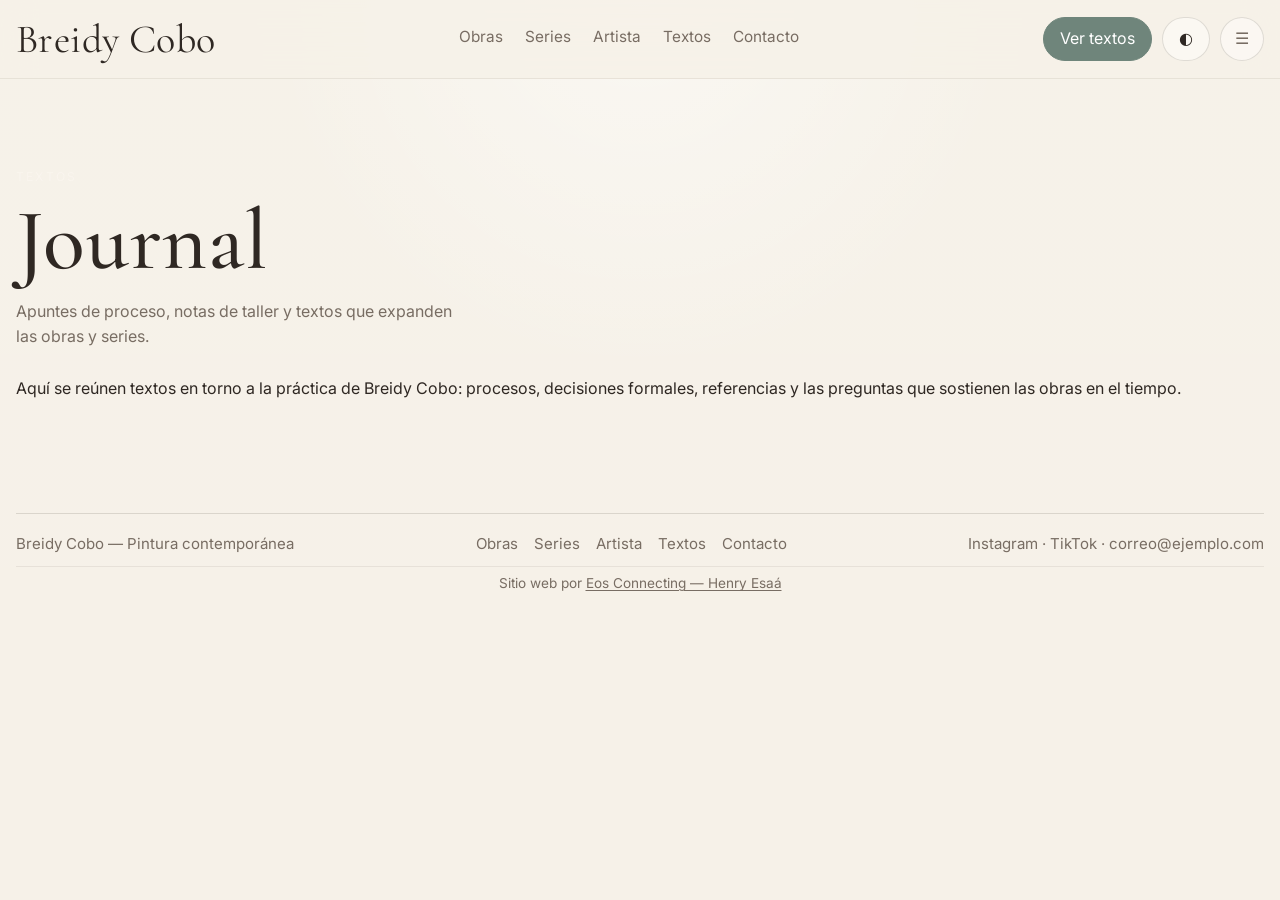
<file: journal/index.html>
<!DOCTYPE html>
<html lang="es" data-theme="light">
<head>
  <meta charset="UTF-8" />
  <meta name="viewport" content="width=device-width, initial-scale=1.0" />
  <title data-i18n="journal.page_title">Journal — Breidy Cobo</title>

  <!-- Fuentes -->
  <link rel="preconnect" href="https://fonts.googleapis.com">
  <link rel="preconnect" href="https://fonts.gstatic.com" crossorigin>
  <link href="https://fonts.googleapis.com/css2?family=Cormorant+Garamond:wght@400;500;600&family=Inter:wght@400;500;600&display=swap" rel="stylesheet">

  <!-- CSS compartido -->
  <link rel="stylesheet" href="../assets/css/styles.css" />
</head>
<body>
  <header class="site-header">
    <a class="skip-link" href="#main-content" data-i18n="skip_link">Saltar al contenido</a>

    <div class="container header-inner">
      <a href="../index.html" class="brand" aria-label="Inicio Breidy Cobo" data-i18n="brand">
        Breidy Cobo
      </a>

      <nav class="nav" aria-label="Navegación principal">
        <a href="../obras/index.html" data-i18n="nav.works">Obras</a>
        <a href="../series/index.html" data-i18n="nav.series">Series</a>
        <a href="../index.html#artist" data-i18n="nav.artist">Artista</a>
        <a href="./index.html" aria-current="page" data-i18n="nav.journal">Textos</a>
        <a href="../index.html#contact" data-i18n="nav.contact">Contacto</a>
      </nav>

      <div class="header-actions">
        <a href="#journal-list" class="btn btn-primary btn-collection" data-i18n="buttons.view_texts">Ver textos</a>

        <button class="theme-toggle" type="button" aria-label="Cambiar tema" data-theme-toggle>
          ◐
        </button>

        <button class="menu-toggle" type="button" aria-label="Abrir menú" data-menu-toggle>
          ☰
        </button>
      </div>
    </div>

    <!-- Panel móvil -->
    <div class="mobile-panel" data-mobile-panel>
      <div class="container">
        <div class="mobile-top">
          <div class="mobile-lang" aria-label="Cambiar idioma">
            <button class="lang-btn" type="button" data-lang="es">ES</button>
            <button class="lang-btn" type="button" data-lang="en">EN</button>
            <button class="lang-btn" type="button" data-lang="de">DE</button>
          </div>

          <div class="mobile-social" aria-label="Redes y contacto">
            <span data-i18n="social.connect">Conectar</span>
            <a href="https://www.instagram.com/breidy_cobo/" target="_blank" rel="noopener noreferrer" data-i18n="social.instagram">Instagram</a>
            <span>/</span>
            <a href="https://www.tiktok.com/@breidycobo" target="_blank" rel="noopener noreferrer" data-i18n="social.tiktok">TikTok</a>
            <span>/</span>
            <a href="mailto:correo@ejemplo.com" data-i18n="social.email">Email</a>
          </div>
        </div>

        <nav class="mobile-nav" aria-label="Navegación móvil">
          <a href="../obras/index.html" data-i18n="nav.works">Obras</a>
          <a href="../series/index.html" data-i18n="nav.series">Series</a>
          <a href="../index.html#artist" data-i18n="nav.artist">Artista</a>
          <a href="./index.html" data-i18n="nav.journal">Textos</a>
          <a href="../index.html#contact" data-i18n="nav.contact">Contacto</a>
        </nav>
      </div>
    </div>
  </header>

  <main id="main-content">
    <section class="section">
      <div class="container">
        <div class="section-head">
          <div class="eyebrow" data-i18n="journal.eyebrow">Textos</div>
          <h1 data-i18n="journal.title">Journal</h1>
          <p data-i18n="journal.description">
            Apuntes de proceso, notas de taller y textos que expanden las obras y series.
          </p>
        </div>

        <div class="journal-intro">
          <p data-i18n="journal.intro">
            Aquí se reúnen textos en torno a la práctica de Breidy Cobo: procesos, decisiones
            formales, referencias y las preguntas que sostienen las obras en el tiempo.
          </p>
        </div>

        <!-- Lista de textos: se llena desde main.js -->
        <div class="journal-grid" id="journal-list" aria-label="Entradas del journal"></div>
      </div>
    </section>
  </main>

  <footer class="site-footer">
    <div class="container footer-inner">
      <p data-footer-text>Breidy Cobo — Pintura contemporánea</p>
      <div class="footer-links">
        <a href="../obras/index.html" data-i18n="nav.works">Obras</a>
        <a href="../series/index.html" data-i18n="nav.series">Series</a>
        <a href="../index.html#artist" data-i18n="nav.artist">Artista</a>
        <a href="./index.html" data-i18n="nav.journal">Textos</a>
        <a href="../index.html#contact" data-i18n="nav.contact">Contacto</a>
      </div>
      <p class="footer-social">
        <a href="https://www.instagram.com/breidy_cobo/" target="_blank" rel="noopener noreferrer" data-i18n="social.instagram">Instagram</a>
        <span>·</span>
        <a href="https://www.tiktok.com/@breidycobo" target="_blank" rel="noopener noreferrer" data-i18n="social.tiktok">TikTok</a>
        <span>·</span>
        <a href="mailto:correo@ejemplo.com" data-contact-email>correo@ejemplo.com</a>
      </p>
    </div>

    <div class="container">
      <p class="site-credit">
        Sitio web por
        <a href="https://eosconnecting.com" target="_blank" rel="noopener noreferrer">
          Eos Connecting — Henry Esaá
        </a>
      </p>
    </div>
  </footer>

  <script src="../assets/js/main.js"></script>
</body>
</html>
</file>
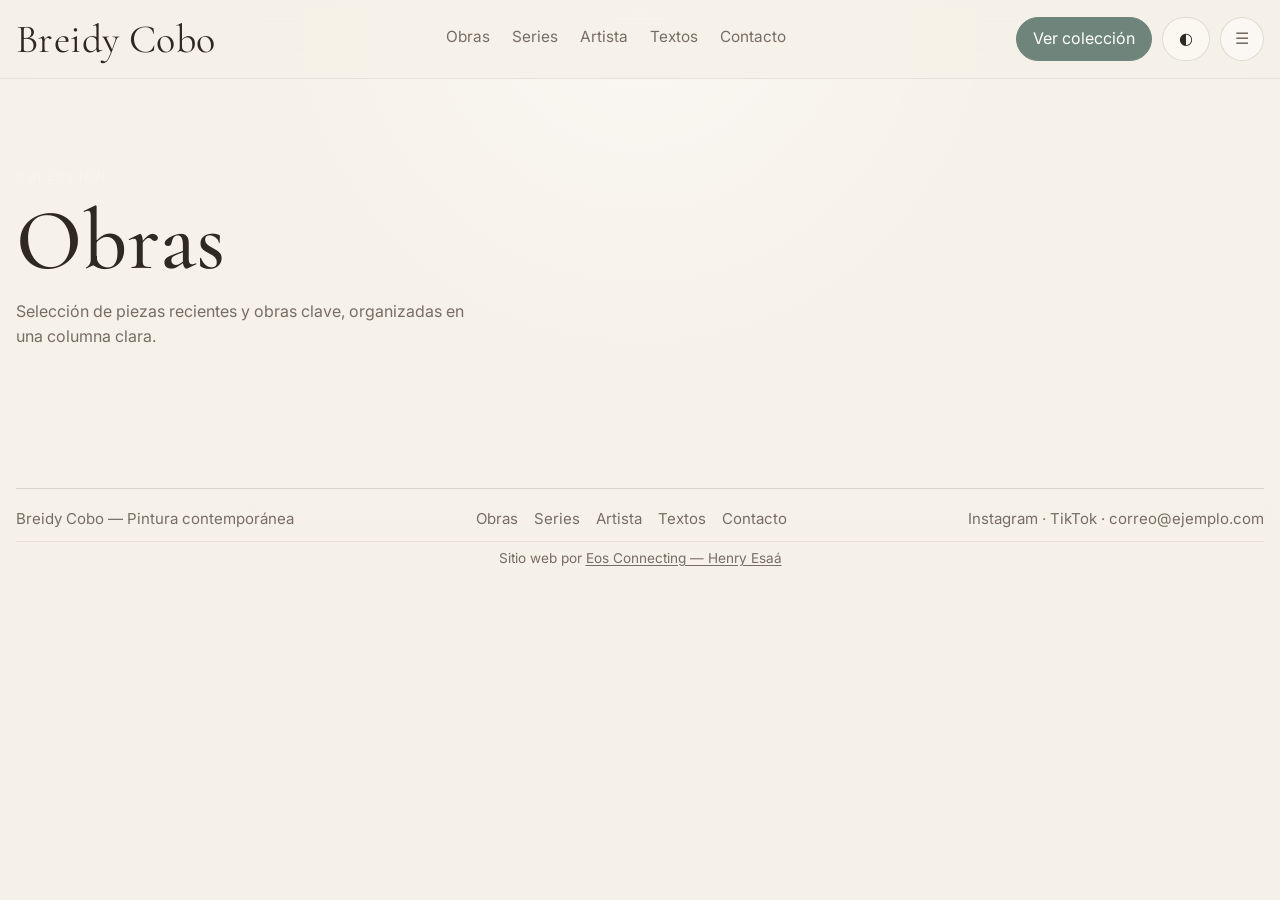
<file: obras/index.html>
<!DOCTYPE html>
<html lang="es" data-theme="light">
<head>
  <meta charset="UTF-8" />
  <meta name="viewport" content="width=device-width, initial-scale=1.0" />
  <title data-i18n="works.page_title">Obras — Breidy Cobo</title>

  <!-- Fuentes -->
  <link rel="preconnect" href="https://fonts.googleapis.com">
  <link rel="preconnect" href="https://fonts.gstatic.com" crossorigin>
  <link href="https://fonts.googleapis.com/css2?family=Cormorant+Garamond:wght@400;500;600&family=Inter:wght@400;500;600&display=swap" rel="stylesheet">

  <!-- CSS compartido -->
  <link rel="stylesheet" href="../assets/css/styles.css" />
</head>
<body>
  <header class="site-header">
    <a class="skip-link" href="#main-content" data-i18n="skip_link">Saltar al contenido</a>

    <div class="container header-inner">
      <a href="../index.html" class="brand" aria-label="Inicio Breidy Cobo" data-i18n="brand">
        Breidy Cobo
      </a>

      <nav class="nav" aria-label="Navegación principal">
        <a href="../obras/index.html" data-i18n="nav.works">Obras</a>
        <a href="../series/index.html" data-i18n="nav.series">Series</a>
        <a href="../index.html#artist" data-i18n="nav.artist">Artista</a>
        <a href="../journal/index.html" data-i18n="nav.journal">Textos</a>
        <a href="../index.html#contact" data-i18n="nav.contact">Contacto</a>
      </nav>

      <div class="header-actions">
        <a href="#works" class="btn btn-primary btn-collection" data-i18n="buttons.see_collection">Ver colección</a>

        <button class="theme-toggle" type="button" aria-label="Cambiar tema" data-theme-toggle>
          ◐
        </button>

        <button class="menu-toggle" type="button" aria-label="Abrir menú" data-menu-toggle>
          ☰
        </button>
      </div>
    </div>

    <!-- Panel móvil -->
    <div class="mobile-panel" data-mobile-panel>
      <div class="container">
        <div class="mobile-top">
          <div class="mobile-lang" aria-label="Cambiar idioma">
            <button class="lang-btn" type="button" data-lang="es">ES</button>
            <button class="lang-btn" type="button" data-lang="en">EN</button>
            <button class="lang-btn" type="button" data-lang="de">DE</button>
          </div>

          <div class="mobile-social" aria-label="Redes y contacto">
            <span data-i18n="social.connect">Conectar</span>
            <a href="https://www.instagram.com/breidy_cobo/" target="_blank" rel="noopener noreferrer" data-i18n="social.instagram">Instagram</a>
            <span>/</span>
            <a href="https://www.tiktok.com/@breidycobo" target="_blank" rel="noopener noreferrer" data-i18n="social.tiktok">TikTok</a>
            <span>/</span>
            <a href="mailto:correo@ejemplo.com" data-i18n="social.email">Email</a>
          </div>
        </div>

        <nav class="mobile-nav" aria-label="Navegación móvil">
          <a href="../obras/index.html" data-i18n="nav.works">Obras</a>
          <a href="../series/index.html" data-i18n="nav.series">Series</a>
          <a href="../index.html#artist" data-i18n="nav.artist">Artista</a>
          <a href="../journal/index.html" data-i18n="nav.journal">Textos</a>
          <a href="../index.html#contact" data-i18n="nav.contact">Contacto</a>
        </nav>
      </div>
    </div>
  </header>

  <main id="main-content">
    <section class="section" id="works">
      <div class="container">
        <div class="section-head">
          <div class="eyebrow" data-i18n="works.eyebrow">Colección</div>
          <h1 data-i18n="works.title">Obras</h1>
          <p data-i18n="works.description">
            Selección de piezas recientes y obras clave, organizadas en una columna clara.
          </p>
        </div>

        <!-- Aquí ya NO hay artículos hardcodeados: lo llena main.js -->
        <div class="works-grid" id="works-list"></div>
      </div>
    </section>
  </main>

  <footer class="site-footer">
    <div class="container footer-inner">
      <p data-footer-text>Breidy Cobo — Pintura contemporánea</p>
      <div class="footer-links">
        <a href="../obras/index.html" data-i18n="nav.works">Obras</a>
        <a href="../series/index.html" data-i18n="nav.series">Series</a>
        <a href="../index.html#artist" data-i18n="nav.artist">Artista</a>
        <a href="../journal/index.html" data-i18n="nav.journal">Textos</a>
        <a href="../index.html#contact" data-i18n="nav.contact">Contacto</a>
      </div>
      <p class="footer-social">
        <a href="https://www.instagram.com/breidy_cobo/" target="_blank" rel="noopener noreferrer" data-i18n="social.instagram">Instagram</a>
        <span>·</span>
        <a href="https://www.tiktok.com/@breidycobo" target="_blank" rel="noopener noreferrer" data-i18n="social.tiktok">TikTok</a>
        <span>·</span>
        <a href="mailto:correo@ejemplo.com" data-contact-email>correo@ejemplo.com</a>
      </p>
    </div>

    <div class="container">
      <p class="site-credit">
        Sitio web por
        <a href="https://eosconnecting.com" target="_blank" rel="noopener noreferrer">
          Eos Connecting — Henry Esaá
        </a>
      </p>
    </div>
  </footer>

  <script src="../assets/js/main.js"></script>
</body>
</html>
</file>
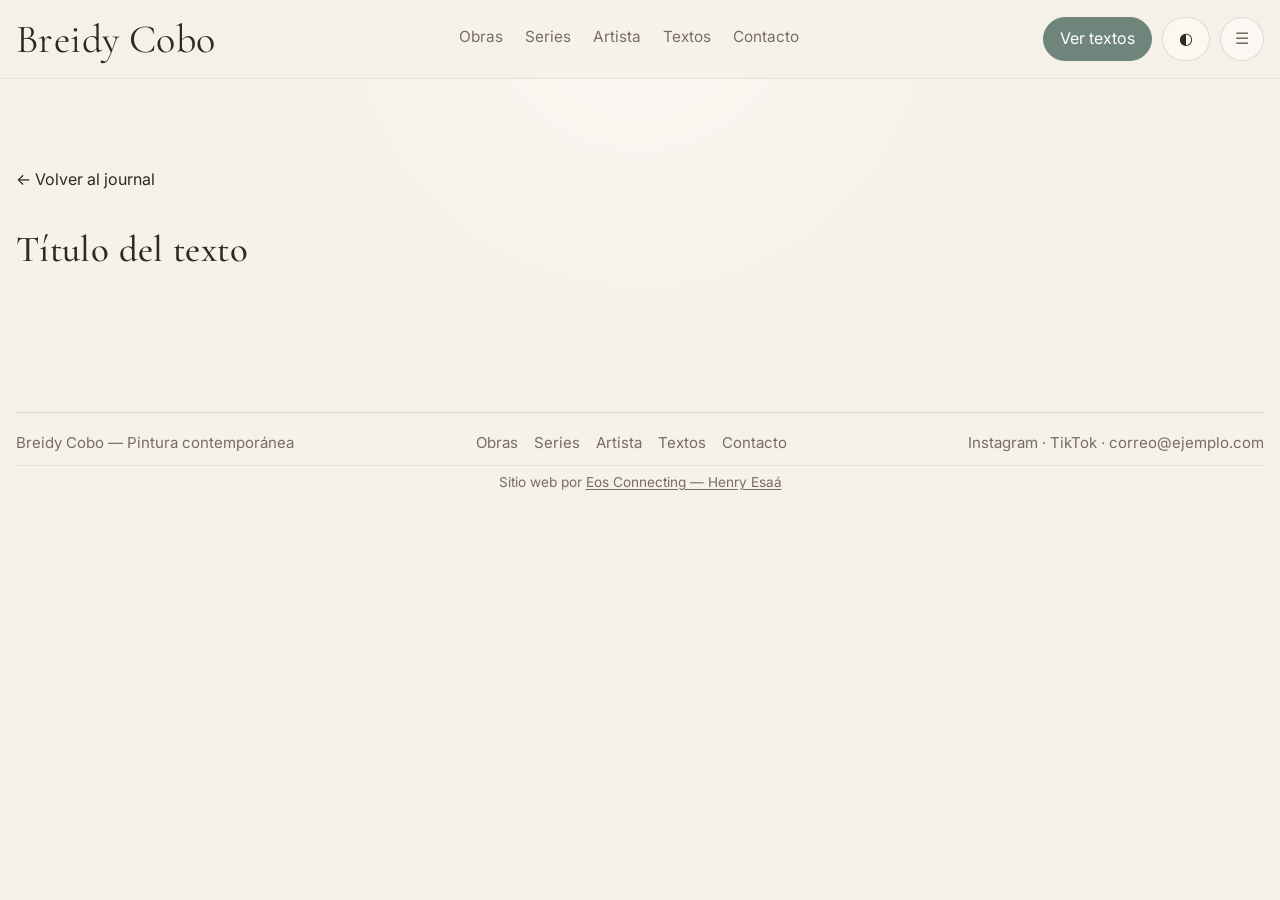
<file: journal/texto.html>
<!DOCTYPE html>
<html lang="es" data-theme="light">
<head>
  <meta charset="UTF-8" />
  <meta name="viewport" content="width=device-width, initial-scale=1.0" />
  <title data-i18n="text.page_title">Texto — Breidy Cobo</title>

  <!-- Fuentes -->
  <link rel="preconnect" href="https://fonts.googleapis.com">
  <link rel="preconnect" href="https://fonts.gstatic.com" crossorigin>
  <link href="https://fonts.googleapis.com/css2?family=Cormorant+Garamond:wght@400;500;600&family=Inter:wght@400;500;600&display=swap" rel="stylesheet">

  <!-- CSS compartido -->
  <link rel="stylesheet" href="../assets/css/styles.css" />
</head>
<body>
  <header class="site-header">
    <a class="skip-link" href="#main-content" data-i18n="skip_link">Saltar al contenido</a>

    <div class="container header-inner">
      <a href="../index.html" class="brand" aria-label="Inicio Breidy Cobo" data-i18n="brand">
        Breidy Cobo
      </a>

      <nav class="nav" aria-label="Navegación principal">
        <a href="../obras/index.html" data-i18n="nav.works">Obras</a>
        <a href="../series/index.html" data-i18n="nav.series">Series</a>
        <a href="../index.html#artist" data-i18n="nav.artist">Artista</a>
        <a href="./index.html" aria-current="page" data-i18n="nav.journal">Textos</a>
        <a href="../index.html#contact" data-i18n="nav.contact">Contacto</a>
      </nav>

      <div class="header-actions">
        <a href="./index.html" class="btn btn-primary btn-collection" data-i18n="buttons.view_texts">Ver textos</a>

        <button class="theme-toggle" type="button" aria-label="Cambiar tema" data-theme-toggle>
          ◐
        </button>

        <button class="menu-toggle" type="button" aria-label="Abrir menú" data-menu-toggle>
          ☰
        </button>
      </div>
    </div>

    <!-- Panel móvil -->
    <div class="mobile-panel" data-mobile-panel>
      <div class="container">
        <div class="mobile-top">
          <div class="mobile-lang" aria-label="Cambiar idioma">
            <button class="lang-btn" type="button" data-lang="es">ES</button>
            <button class="lang-btn" type="button" data-lang="en">EN</button>
            <button class="lang-btn" type="button" data-lang="de">DE</button>
          </div>

          <div class="mobile-social" aria-label="Redes y contacto">
            <span data-i18n="social.connect">Conectar</span>
            <a href="https://www.instagram.com/breidy_cobo/" target="_blank" rel="noopener noreferrer" data-i18n="social.instagram">Instagram</a>
            <span>/</span>
            <a href="https://www.tiktok.com/@breidycobo" target="_blank" rel="noopener noreferrer" data-i18n="social.tiktok">TikTok</a>
            <span>/</span>
            <a href="mailto:correo@ejemplo.com" data-i18n="social.email">Email</a>
          </div>
        </div>

        <nav class="mobile-nav" aria-label="Navegación móvil">
          <a href="../obras/index.html" data-i18n="nav.works">Obras</a>
          <a href="../series/index.html" data-i18n="nav.series">Series</a>
          <a href="../index.html#artist" data-i18n="nav.artist">Artista</a>
          <a href="./index.html" data-i18n="nav.journal">Textos</a>
          <a href="../index.html#contact" data-i18n="nav.contact">Contacto</a>
        </nav>
      </div>
    </div>
  </header>

  <main id="main-content">
    <section class="section">
      <div class="container">
        <a href="./index.html" class="back-link" data-i18n="text.back_to_journal">← Volver al journal</a>

        <header class="section-head">
          <div class="eyebrow">
            <span id="journal-date"></span>
            <span>·</span>
            <span id="journal-category"></span>
          </div>
          <h1 id="journal-title">Título del texto</h1>
        </header>

        <article class="journal-body" id="journal-content">
          <!-- Contenido del texto desde main.js -->
        </article>
      </div>
    </section>
  </main>

  <footer class="site-footer">
    <div class="container footer-inner">
      <p data-footer-text>Breidy Cobo — Pintura contemporánea</p>
      <div class="footer-links">
        <a href="../obras/index.html" data-i18n="nav.works">Obras</a>
        <a href="../series/index.html" data-i18n="nav.series">Series</a>
        <a href="../index.html#artist" data-i18n="nav.artist">Artista</a>
        <a href="./index.html" data-i18n="nav.journal">Textos</a>
        <a href="../index.html#contact" data-i18n="nav.contact">Contacto</a>
      </div>
      <p class="footer-social">
        <a href="https://www.instagram.com/breidy_cobo/" target="_blank" rel="noopener noreferrer" data-i18n="social.instagram">Instagram</a>
        <span>·</span>
        <a href="https://www.tiktok.com/@breidycobo" target="_blank" rel="noopener noreferrer" data-i18n="social.tiktok">TikTok</a>
        <span>·</span>
        <a href="mailto:correo@ejemplo.com" data-contact-email>correo@ejemplo.com</a>
      </p>
    </div>

    <div class="container">
      <p class="site-credit">
        Sitio web por
        <a href="https://eosconnecting.com" target="_blank" rel="noopener noreferrer">
          Eos Connecting — Henry Esaá
        </a>
      </p>
    </div>
  </footer>

  <script src="../assets/js/main.js"></script>
</body>
</html>
</file>
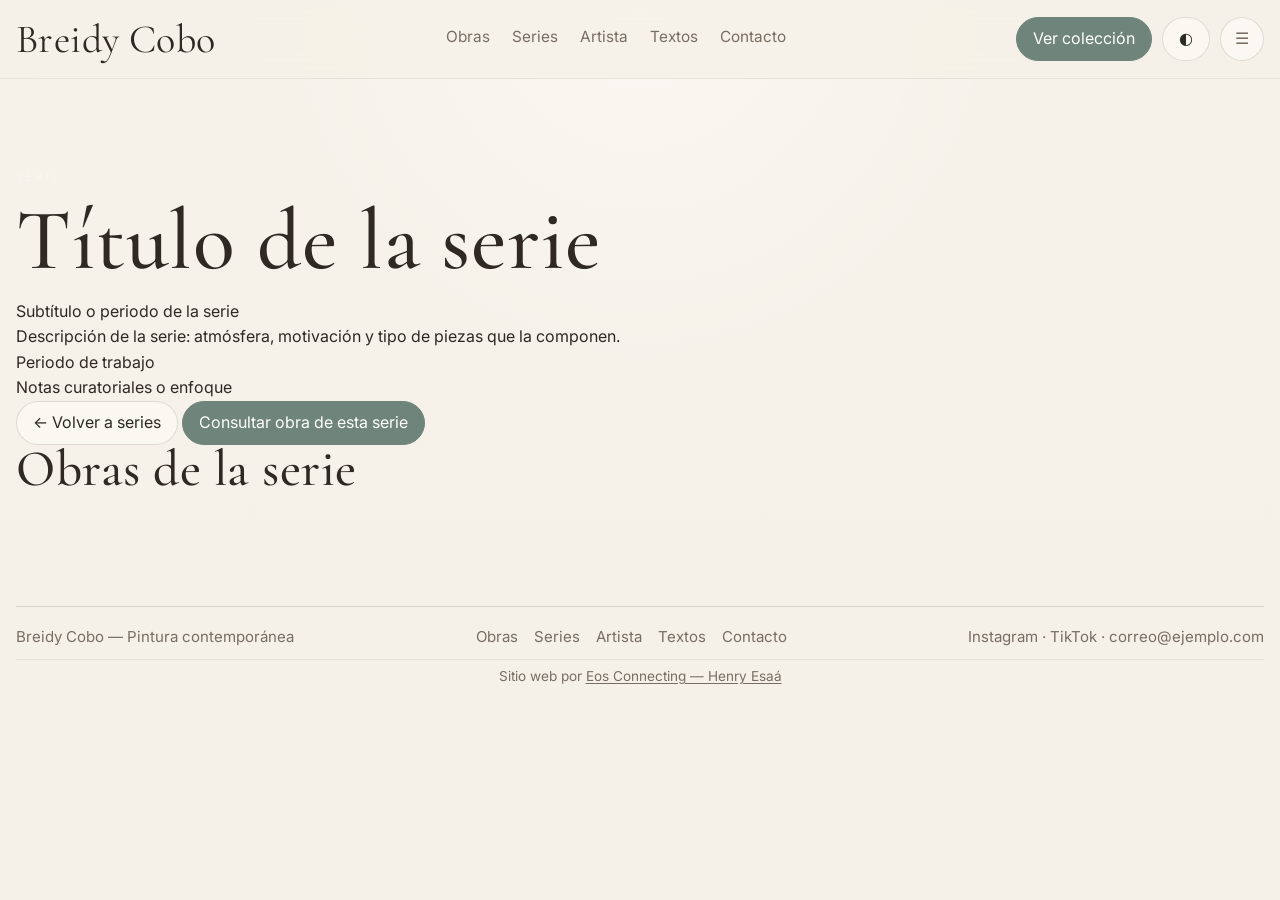
<file: series/serie.html>
<!DOCTYPE html>
<html lang="es" data-theme="light">
<head>
  <meta charset="UTF-8" />
  <meta name="viewport" content="width=device-width, initial-scale=1.0" />
  <title data-i18n="serie.page_title">Serie — Breidy Cobo</title>

  <!-- Fuentes -->
  <link rel="preconnect" href="https://fonts.googleapis.com">
  <link rel="preconnect" href="https://fonts.gstatic.com" crossorigin>
  <link href="https://fonts.googleapis.com/css2?family=Cormorant+Garamond:wght@400;500;600&family=Inter:wght@400;500;600&display=swap" rel="stylesheet">

  <!-- CSS compartido -->
  <link rel="stylesheet" href="../assets/css/styles.css" />
</head>
<body>
  <header class="site-header">
    <a class="skip-link" href="#main-content" data-i18n="skip_link">Saltar al contenido</a>

    <div class="container header-inner">
      <a href="../index.html" class="brand" aria-label="Inicio Breidy Cobo" data-i18n="brand">
        Breidy Cobo
      </a>

      <nav class="nav" aria-label="Navegación principal">
        <a href="../obras/index.html" data-i18n="nav.works">Obras</a>
        <a href="../series/index.html" data-i18n="nav.series">Series</a>
        <a href="../index.html#artist" data-i18n="nav.artist">Artista</a>
        <a href="../journal/index.html" data-i18n="nav.journal">Textos</a>
        <a href="../index.html#contact" data-i18n="nav.contact">Contacto</a>
      </nav>

      <div class="header-actions">
        <a href="../obras/index.html" class="btn btn-primary btn-collection" data-i18n="buttons.see_collection">Ver colección</a>

        <button class="theme-toggle" type="button" aria-label="Cambiar tema" data-theme-toggle>
          ◐
        </button>

        <button class="menu-toggle" type="button" aria-label="Abrir menú" data-menu-toggle>
          ☰
        </button>
      </div>
    </div>

    <!-- Panel móvil -->
    <div class="mobile-panel" data-mobile-panel>
      <div class="container">
        <div class="mobile-top">
          <div class="mobile-lang" aria-label="Cambiar idioma">
            <button class="lang-btn" type="button" data-lang="es">ES</button>
            <button class="lang-btn" type="button" data-lang="en">EN</button>
            <button class="lang-btn" type="button" data-lang="de">DE</button>
          </div>

          <div class="mobile-social" aria-label="Redes y contacto">
            <span data-i18n="social.connect">Conectar</span>
            <a href="https://www.instagram.com/breidy_cobo/" target="_blank" rel="noopener noreferrer" data-i18n="social.instagram">Instagram</a>
            <span>/</span>
            <a href="https://www.tiktok.com/@breidycobo" target="_blank" rel="noopener noreferrer" data-i18n="social.tiktok">TikTok</a>
            <span>/</span>
            <a href="mailto:correo@ejemplo.com" data-i18n="social.email">Email</a>
          </div>
        </div>

        <nav class="mobile-nav" aria-label="Navegación móvil">
          <a href="../obras/index.html" data-i18n="nav.works">Obras</a>
          <a href="../series/index.html" data-i18n="nav.series">Series</a>
          <a href="../index.html#artist" data-i18n="nav.artist">Artista</a>
          <a href="../journal/index.html" data-i18n="nav.journal">Textos</a>
          <a href="../index.html#contact" data-i18n="nav.contact">Contacto</a>
        </nav>
      </div>
    </div>
  </header>

  <main id="main-content">
    <section class="section series-detail" id="series-detail">
      <div class="container series-detail-layout">
        <div class="series-detail-header">
          <p class="eyebrow" data-i18n="serie.eyebrow">Serie</p>
          <h1 id="series-title">Título de la serie</h1>
          <p id="series-subtitle" class="series-subtitle">Subtítulo o periodo de la serie</p>
        </div>

        <div class="series-detail-content">
          <div class="series-description">
            <p id="series-description">
              Descripción de la serie: atmósfera, motivación y tipo de piezas que la componen.
            </p>
          </div>

          <div class="series-meta">
            <p id="series-period" class="series-meta-item">Periodo de trabajo</p>
            <p id="series-notes" class="series-meta-item">Notas curatoriales o enfoque</p>
          </div>

          <div class="series-actions">
            <a href="../series/index.html" class="btn btn-ghost" data-i18n="serie.back_to_series">
              ← Volver a series
            </a>
            <a href="../index.html#contact" class="btn btn-primary" data-i18n="serie.inquire">
              Consultar obra de esta serie
            </a>
          </div>
        </div>

        <div class="series-detail-works">
          <h2 data-i18n="serie.works_title">Obras de la serie</h2>
          <div class="works-grid" id="series-works-list">
            <!-- Aquí podríamos listar obras asociadas a esta serie en el futuro -->
          </div>
        </div>
      </div>
    </section>
  </main>

  <footer class="site-footer">
    <div class="container footer-inner">
      <p data-footer-text>Breidy Cobo — Pintura contemporánea</p>
      <div class="footer-links">
        <a href="../obras/index.html" data-i18n="nav.works">Obras</a>
        <a href="../series/index.html" data-i18n="nav.series">Series</a>
        <a href="../index.html#artist" data-i18n="nav.artist">Artista</a>
        <a href="../journal/index.html" data-i18n="nav.journal">Textos</a>
        <a href="../index.html#contact" data-i18n="nav.contact">Contacto</a>
      </div>
      <p class="footer-social">
        <a href="https://www.instagram.com/breidy_cobo/" target="_blank" rel="noopener noreferrer" data-i18n="social.instagram">Instagram</a>
        <span>·</span>
        <a href="https://www.tiktok.com/@breidycobo" target="_blank" rel="noopener noreferrer" data-i18n="social.tiktok">TikTok</a>
        <span>·</span>
        <a href="mailto:correo@ejemplo.com" data-contact-email>correo@ejemplo.com</a>
      </p>
    </div>

    <div class="container">
      <p class="site-credit">
        Sitio web por
        <a href="https://eosconnecting.com" target="_blank" rel="noopener noreferrer">
          Eos Connecting — Henry Esaá
        </a>
      </p>
    </div>
  </footer>

  <script src="../assets/js/main.js"></script>
</body>
</html>
</file>
<file: assets/css/styles.css>
:root,
[data-theme="light"] {
  --bg: #f6f1e8;
  --surface: #fbf8f2;
  --surface-2: #efe7db;
  --surface-3: #f3ede3;
  --line: rgba(52, 42, 34, 0.14);
  --line-soft: rgba(52, 42, 34, 0.08);
  --text: #2f2823;
  --muted: #786d63;
  --accent: #6f857b;
  --accent-strong: #5d7269;
  --accent-2: #a76b4c;
  --paper: #f8f4ed;
  --shadow-sm: 0 6px 20px rgba(42, 35, 30, 0.05);
  --shadow-md: 0 12px 34px rgba(42, 35, 30, 0.08);
  --shadow-lg: 0 20px 54px rgba(42, 35, 30, 0.10);
  --radius-sm: 14px;
  --radius-md: 22px;
  --radius-lg: 30px;
  --content: 1260px;
  --font-display: "Cormorant Garamond", serif;
  --font-body: "Inter", sans-serif;

  --text-xs: 0.8rem;
  --text-sm: 0.95rem;
  --color-bg: var(--bg);
  --color-surface: var(--surface);
  --color-surface-2: var(--surface-2);
  --color-surface-offset: var(--surface-3);
  --color-border: var(--line);
  --color-divider: var(--line-soft);
  --color-text: var(--text);
  --color-text-muted: var(--muted);
  --color-text-inverse: #faf7f2;
  --color-primary: var(--accent-2);
  --color-primary-hover: var(--accent-strong);
  --radius-full: 9999px;
  --shadow-sm-alt: 0 2px 8px rgba(46, 32, 19, 0.05);
  --content-default: 1180px;
  --transition: 180ms cubic-bezier(0.16, 1, 0.3, 1);
  --space-2: 0.5rem;
  --space-3: 0.75rem;
  --space-4: 1rem;
  --space-6: 1.5rem;
}

[data-theme="dark"] {
  --bg: #171411;
  --surface: #211c18;
  --surface-2: #2a241f;
  --surface-3: #302923;
  --line: rgba(243, 235, 228, 0.12);
  --line-soft: rgba(243, 235, 228, 0.08);
  --text: #efe8e1;
  --muted: #b7aba0;
  --accent: #93aca2;
  --accent-strong: #aac1b8;
  --accent-2: #d29b80;
  --paper: #2a241f;
  --shadow-sm: 0 8px 24px rgba(0, 0, 0, 0.16);
  --shadow-md: 0 14px 36px rgba(0, 0, 0, 0.24);
  --shadow-lg: 0 22px 58px rgba(0, 0, 0, 0.34);

  --color-bg: var(--bg);
  --color-surface: var(--surface);
  --color-surface-2: var(--surface-2);
  --color-surface-offset: var(--surface-3);
  --color-border: var(--line);
  --color-divider: var(--line-soft);
  --color-text: var(--text);
  --color-text-muted: var(--muted);
  --color-text-inverse: #1c1613;
  --color-primary: var(--accent-2);
  --color-primary-hover: var(--accent-strong);
}

img {
  -webkit-user-drag: none;
  user-drag: none;
}

* { box-sizing: border-box; margin: 0; padding: 0; }
html { scroll-behavior: smooth; }

body {
  min-height: 100vh;
  background: var(--bg);
  color: var(--text);
  font-family: var(--font-body);
  line-height: 1.6;
  background-image:
    radial-gradient(circle at top, rgba(255,255,255,.45), transparent 34%),
    linear-gradient(180deg, rgba(255,255,255,.06), rgba(0,0,0,0));
}

a { color: inherit; text-decoration: none; }
img { display: block; max-width: 100%; }
button, input { font: inherit; }

.container {
  width: min(calc(100% - 32px), var(--content));
  margin: 0 auto;
}

.site-header {
  position: sticky;
  top: 0;
  z-index: 50;
  backdrop-filter: blur(16px);
  background: color-mix(in srgb, var(--bg) 86%, transparent);
  border-bottom: 1px solid var(--line-soft);
}

.header-inner {
  min-height: 78px;
  display: flex;
  align-items: center;
  justify-content: space-between;
  gap: 20px;
}

.skip-link {
  position: absolute;
  left: var(--space-4);
  top: -100px;
  z-index: 1000;
  background: var(--color-primary);
  color: var(--color-text-inverse);
  padding: var(--space-3) var(--space-4);
  border-radius: var(--radius-md);
}
.skip-link:focus { top: var(--space-4); }

.brand {
  font-family: var(--font-display);
  font-size: clamp(2rem, 1.7rem + 1vw, 2.8rem);
  line-height: 1;
  letter-spacing: .01em;
}

.nav {
  display: flex;
  gap: 22px;
  font-size: .96rem;
  color: var(--muted);
}

.nav a {
  position: relative;
  padding-bottom: 4px;
}

.nav a::after {
  content: "";
  position: absolute;
  left: 0;
  bottom: 0;
  width: 100%;
  height: 1px;
  background: currentColor;
  transform: scaleX(0);
  transform-origin: left;
  transition: transform .2s ease;
}

.nav a:hover::after,
.nav a:focus-visible::after {
  transform: scaleX(1);
}

.header-actions {
  display: flex;
  align-items: center;
  gap: 10px;
}

.btn,
.theme-toggle {
  display: inline-flex;
  align-items: center;
  justify-content: center;
  min-height: 44px;
  border-radius: 999px;
  border: 1px solid var(--line);
  background: var(--surface);
  color: var(--text);
  padding: 0 16px;
  cursor: pointer;
  transition: transform .18s ease, box-shadow .18s ease, background .18s ease, border-color .18s ease;
}

.btn:hover,
.theme-toggle:hover {
  transform: translateY(-1px);
  box-shadow: var(--shadow-sm);
}

.btn-primary {
  background: var(--accent);
  border-color: var(--accent);
  color: #fff;
}

/* LANG EN PANEL MÓVIL (no en la barra) */
.mobile-lang {
  margin-top: var(--space-4);
  display: inline-flex;
  gap: var(--space-2);
  align-items: center;
  flex-wrap: wrap;
  padding: 4px;
  border: 1px solid var(--color-border);
  border-radius: var(--radius-full);
  background: var(--color-surface);
}

.lang-btn {
  min-height: 32px;
  border: 0;
  background: transparent;
  color: var(--color-text-muted);
  padding: 0 10px;
  border-radius: var(--radius-full);
  font-size: 0.78rem;
  letter-spacing: 0.12em;
  text-transform: uppercase;
  font-weight: 700;
  transition: background var(--transition), color var(--transition), transform var(--transition);
}

.lang-btn.active {
  background: var(--color-primary);
  color: var(--color-text-inverse);
}

.lang-btn:hover {
  color: var(--color-text);
  transform: translateY(-1px);
}

.mobile-social {
  margin-top: var(--space-4);
  display: inline-flex;
  gap: var(--space-2);
  align-items: center;
  flex-wrap: wrap;
}

.mobile-social span {
  text-transform: uppercase;
  letter-spacing: 0.18em;
  font-size: var(--text-xs);
  color: var(--color-text-muted);
}

.mobile-social a {
  text-decoration: underline;
  text-underline-offset: 0.18em;
  font-weight: 600;
}

.mobile-social a:hover {
  color: var(--color-primary);
}

.menu-toggle {
  display: inline-flex;
  align-items: center;
  justify-content: center;
  min-height: 44px;
  min-width: 44px;
  border-radius: 999px;
  border: 1px solid var(--color-border);
  background: color-mix(in srgb, var(--color-surface) 92%, transparent);
  color: var(--color-text-muted);
  font-size: 1rem;
  transition: background var(--transition), color var(--transition), transform var(--transition), box-shadow var(--transition);
}

.menu-toggle:hover {
  color: var(--color-text);
  transform: translateY(-1px);
  box-shadow: var(--shadow-sm-alt);
}

.mobile-panel {
  display: none;
  border-top: 1px solid var(--color-divider);
  background: transparent;
}

.mobile-panel.open {
  display: block;
}

.mobile-panel .container {
  margin-top: var(--space-4);
  margin-bottom: var(--space-4);
  max-width: 520px;
  border-radius: var(--radius-lg);
  border: 1px solid var(--color-border);
  background: color-mix(in srgb, var(--color-surface) 96%, transparent);
  box-shadow: var(--shadow-sm-alt);
  padding: var(--space-4);
}

.mobile-top {
  display: flex;
  flex-wrap: wrap;
  align-items: center;
  justify-content: space-between;
  gap: var(--space-3);
  margin-bottom: var(--space-3);
}

.mobile-nav {
  display: grid;
  gap: var(--space-1, 0.35rem);
  margin-top: 0;
}

.mobile-nav a {
  padding: var(--space-2) 0;
  color: var(--color-text-muted);
  text-align: left;
  background: transparent;
  border-bottom: 1px solid rgba(0, 0, 0, 0.04);
}

.mobile-nav a:last-child {
  border-bottom: 0;
}

/* HERO */
.hero {
  padding: 26px 0 40px;
}

.hero-band {
  position: relative;
  overflow: hidden;
  border-radius: var(--radius-lg);
  border: 1px solid var(--line);
  box-shadow: var(--shadow-lg);
  background:
    linear-gradient(180deg, rgba(10,7,4,0.3), rgba(10,7,4,0.6)),
    url("assets/img/hero/Breidy-Cobo.jpg") center/cover no-repeat;
  color: #fdfaf6;
}

.hero-media {
  position: absolute;
  inset: 0;
  z-index: 0;
}

.hero-media-image {
  pointer-events: none;
}

.hero-media-video {
  display: none;
}

.hero-video {
  width: 100%;
  height: 100%;
  object-fit: cover;
  display: block;
}

.hero-band[data-hero-type="video"] {
  background: none;
  border: 1px solid var(--line);
  box-shadow: var(--shadow-lg);
}

/* capa oscura cuando hay video, para asegurar contraste */
.hero-band[data-hero-type="video"]::before {
  content: "";
  position: absolute;
  inset: 0;
  background: linear-gradient(180deg, rgba(10,7,4,0.35), rgba(10,7,4,0.7));
  z-index: 1;
}

.hero-band[data-hero-type="video"] .hero-media-image {
  display: none;
}

.hero-band[data-hero-type="video"] .hero-media-video {
  display: block;
}

.hero-overlay {
  position: relative;
  z-index: 2; /* por encima de imagen/video y del overlay oscuro */
  padding: clamp(46px, 10vw, 86px) clamp(26px, 6vw, 60px);
  max-width: 720px;
}

/* fuerza color de texto del hero */
.hero-overlay,
.hero-overlay h1,
.hero-overlay p {
  color: #fdfaf6;
}

.hero::before {
  content: "";
  display: block;
  height: 4px;
}

.hero::after {
  content: "";
  display: block;
  height: 0;
}

.eyebrow {
  font-size: .76rem;
  text-transform: uppercase;
  letter-spacing: .18em;
  color: rgba(250,245,239,0.8);
  margin-bottom: 14px;
}

h1, h2, h3 {
  font-family: var(--font-display);
  font-weight: 500;
  line-height: .95;
  letter-spacing: .01em;
}

h1 {
  font-size: clamp(3.2rem, 2.2rem + 4vw, 5.4rem);
  margin-bottom: 16px;
}

.hero-overlay p {
  max-width: 40ch;
  color: rgba(255,252,247,0.88);
  font-size: 1.02rem;
}

.hero-actions {
  margin-top: 22px;
  display: flex;
  gap: 12px;
  flex-wrap: wrap;
}

/* botón del hero siempre visible */
.hero-actions .btn {
  background: rgba(246,240,233,0.1);
  border-color: rgba(246,240,233,0.5);
  color: #fdfaf6;
}

.hero-actions .btn-primary {
  background: var(--accent-2);
  border-color: var(--accent-2);
  color: #fff;
}

.hero-actions .btn:hover {
  background: rgba(246,240,233,0.2);
}

.section {
  padding: clamp(38px, 7vw, 88px) 0;
}

.section-divider {
  width: min(calc(100% - 32px), var(--content));
  margin: 0 auto;
  height: 1px;
  background: var(--line);
  opacity: .8;
}

.section-head {
  margin-bottom: 26px;
  text-align: left;
}

.section-head p {
  max-width: 46ch;
  color: var(--muted);
  margin-top: 8px;
}

h2 {
  font-size: clamp(2.3rem, 1.6rem + 2vw, 3.4rem);
}

.works-grid,
.series-grid {
  display: grid;
  gap: 20px;
}

.works-grid { grid-template-columns: 1fr; }
.series-grid { grid-template-columns: 1fr; }

.card {
  background: var(--surface);
  border-radius: var(--radius-md);
  border: 1px solid var(--line);
  box-shadow: var(--shadow-md);
  overflow: hidden;
}

.framed-media {
  padding: 18px;
  background: var(--surface-2);
  border-bottom: 1px solid var(--line-soft);
}

.frame-inner {
  background: var(--paper);
  border: 1px solid var(--line);
  box-shadow: var(--shadow-sm);
  padding: 12px;
}

.frame-inner img {
  width: 100%;
  aspect-ratio: 4 / 5;
  object-fit: cover;
  transition: transform .35s ease;
}

.card:hover .frame-inner img {
  transform: scale(1.025);
}

.card-body {
  padding: 18px 18px 22px;
}

.kicker {
  font-size: .75rem;
  text-transform: uppercase;
  letter-spacing: .16em;
  color: var(--muted);
  margin-bottom: 10px;
}

h3 {
  font-size: clamp(1.7rem, 1.2rem + 1vw, 2.4rem);
  margin-bottom: 8px;
}

.card-body p {
  color: var(--muted);
}

.meta {
  display: flex;
  flex-wrap: wrap;
  gap: 12px;
  margin-top: 14px;
  color: var(--muted);
  font-size: .92rem;
}

.artist-section-inner {
  max-width: 920px;
  margin: 0 auto;
}

.artist-card {
  background: var(--surface);
  border-radius: var(--radius-lg);
  border: 1px solid var(--line);
  box-shadow: var(--shadow-lg);
  padding: clamp(26px, 4vw, 44px);
}

.artist-layout {
  display: grid;
  grid-template-columns: minmax(0, 1.1fr) minmax(0, 0.9fr);
  gap: 24px;
  align-items: center;
}

.artist-text p { color: var(--muted); }

.artist-quote {
  margin-top: 20px;
  padding-top: 16px;
  padding-bottom: 32px;
  border-top: 1px solid var(--line);
  border-bottom: 1px solid transparent;
  font-family: var(--font-display);
  font-size: clamp(1.9rem, 1.3rem + 1.2vw, 3rem);
  line-height: 1.02;
  max-width: 13ch;
  font-style: italic;
}

.artist-image-frame {
  background: var(--surface-2);
  padding: 16px;
  border-radius: var(--radius-md);
}

.artist-image-inner {
  background: var(--paper);
  border-radius: var(--radius-sm);
  border: 1px solid var(--line);
  box-shadow: var(--shadow-sm);
  padding: 12px;
}

.artist-image-inner img {
  width: 100%;
  height: 100%;
  object-fit: cover;
  max-height: 480px;
}

.artist-social {
  margin-top: 0;
  display: flex;
  align-items: center;
  gap: 1.1rem;
  font-size: 0.9rem;
}

.artist-social-link {
  display: inline-flex;
  align-items: center;
  justify-content: center;
  width: 2.6rem;
  height: 2.6rem;
  border-radius: 999px;
  border: 1px solid currentColor;
  color: inherit;
  text-decoration: none;
  transition: background-color 0.2s ease, color 0.2s ease, border-color 0.2s ease;
  flex: 0 0 auto;
}

.artist-social-link .icon-social {
  width: 1.4rem !important;
  height: 1.4rem !important;
  flex-shrink: 0;
}

.artist-social-link:hover,
.artist-social-link:focus-visible {
  background-color: currentColor;
  color: var(--color-bg, #fff);
  border-color: transparent;
}

/* JOURNAL EN HOME (Textos / Prensa / etc.) – SIEMPRE 1 COLUMNA */
.journal-grid {
  display: grid;
  gap: 18px;
  grid-template-columns: 1fr;
}

.journal-card {
  background: var(--surface);
  border-radius: var(--radius-md);
  border: 1px solid var(--line);
  box-shadow: var(--shadow-md);
  padding: 18px 18px 22px;
}

.journal-card p { color: var(--muted); }

.newsletter-panel {
  max-width: 900px;
  margin: 0 auto;
  background: var(--surface);
  border-radius: var(--radius-lg);
  border: 1px solid var(--line);
  box-shadow: var(--shadow-lg);
  padding: clamp(26px, 4vw, 44px);
}

.newsletter-panel p {
  max-width: 44ch;
  color: var(--muted);
}

.newsletter-form {
  margin-top: 18px;
  display: grid;
  grid-template-columns: 1fr auto;
  gap: 12px;
}

.newsletter-form input {
  min-height: 48px;
  border-radius: 999px;
  border: 1px solid var(--line);
  background: transparent;
  color: var(--text);
  padding: 0 16px;
}

.site-footer {
  padding: 24px 0 42px;
  color: var(--muted);
}

.footer-inner {
  border-top: 1px solid var(--line);
  padding-top: 18px;
  display: flex;
  flex-wrap: wrap;
  gap: 18px;
  align-items: center;
  font-size: .94rem;
  justify-content: space-between;
}

.footer-links {
  display: flex;
  gap: 16px;
  flex-wrap: wrap;
}

.site-credit {
  margin-top: 10px;
  padding-top: 6px;
  border-top: 1px solid var(--line-soft);
  text-align: center;
  font-size: 0.85rem;
  color: var(--muted);
}

.site-credit a {
  text-decoration: underline;
  text-underline-offset: 0.12em;
}

.site-credit a:hover {
  color: var(--accent-2);
}

/* MOBILE */
@media (max-width: 760px) {
  .header-inner {
    flex-wrap: wrap;
    align-items: center;
  }

  .nav {
    display: none;
  }

  .header-actions {
    margin-left: auto;
  }

  .newsletter-form {
    grid-template-columns: 1fr;
  }

  .hero-overlay {
    padding: 32px 20px 40px;
  }

  .hero-actions {
    flex-direction: column;
  }

  .artist-section-inner {
    padding: 0;
  }

  .mobile-lang {
    margin-top: 0;
  }

  .lang-btn {
    min-height: 28px;
    padding: 0 8px;
    font-size: 0.7rem;
  }

  .artist-layout {
    grid-template-columns: 1fr;
  }

  .artist-text p {
    max-width: 38ch;
  }
}

/* JOURNAL – LISTADO (solo en página Journal) */
.page-journal .page-header-inner {
  max-width: 960px;
  margin-inline: auto;
  padding-block: 3rem 1.5rem;
}

.page-journal .page-header .eyebrow {
  text-transform: uppercase;
  letter-spacing: 0.08em;
  font-size: 0.75rem;
  opacity: 0.7;
}

.page-journal .page-header h1 {
  font-size: clamp(2.1rem, 3vw, 2.6rem);
  margin-bottom: 0.5rem;
}

.page-journal .page-header .lead {
  max-width: 40rem;
  line-height: 1.6;
  opacity: 0.85;
}

.page-journal .journal-section {
  padding-block: 1rem 4rem;
}

.page-journal .journal-inner {
  max-width: 960px;
  margin-inline: auto;
  padding-inline: 1.5rem;
}

.page-journal .journal-intro {
  max-width: 40rem;
  margin-bottom: 2rem;
  font-size: 0.95rem;
  line-height: 1.7;
  opacity: 0.9;
}

.page-journal .journal-grid {
  display: grid;
  grid-template-columns: minmax(0, 1fr); /* una sola columna también aquí */
  gap: 1.75rem;
  border-top: 1px solid rgba(255, 255, 255, 0.1);
  padding-top: 1.5rem;
}

.page-journal .journal-card {
  border: 1px solid rgba(255, 255, 255, 0.08);
  border-radius: 0.75rem;
  padding: 1.25rem 1.25rem 1.5rem;
  background: radial-gradient(circle at top left, rgba(255,255,255,0.06), transparent 60%);
  backdrop-filter: blur(6px);
  display: flex;
  flex-direction: column;
  gap: 0.75rem;
}

.page-journal .journal-card-header {
  display: flex;
  flex-direction: column;
  gap: 0.35rem;
}

.page-journal .journal-card-meta {
  font-size: 0.8rem;
  text-transform: uppercase;
  letter-spacing: 0.08em;
  opacity: 0.7;
}

.page-journal .journal-card-separator {
  margin-inline: 0.4rem;
}

.page-journal .journal-card-title {
  font-size: 1.05rem;
  line-height: 1.4;
}

.page-journal .journal-card-title a {
  color: inherit;
  text-decoration: none;
}

.page-journal .journal-card-title a:hover {
  text-decoration: underline;
}

.page-journal .journal-card-excerpt {
  font-size: 0.9rem;
  line-height: 1.6;
  opacity: 0.9;
}

.page-journal .journal-card-link {
  margin-top: auto;
  font-size: 0.85rem;
}

.page-journal .journal-card-link a {
  color: inherit;
  text-decoration: none;
  border-bottom: 1px solid rgba(255, 255, 255, 0.35);
  padding-bottom: 0.08rem;
}

.page-journal .journal-card-link a:hover {
  border-bottom-color: rgba(255, 255, 255, 0.7);
}

/* JOURNAL – DETALLE */
.page-journal-detail .journal-detail {
  padding-block: 2.5rem 4rem;
}

.page-journal-detail .journal-detail-inner {
  max-width: 720px;
  margin-inline: auto;
  padding-inline: 1.5rem;
}

.page-journal-detail .back-link {
  display: inline-flex;
  align-items: center;
  gap: 0.3rem;
  font-size: 0.85rem;
  text-decoration: none;
  opacity: 0.7;
  margin-bottom: 1.5rem;
}

.page-journal-detail .back-link:hover {
  opacity: 1;
  text-decoration: underline;
}

.journal-detail-header {
  margin-bottom: 1.75rem;
}

.journal-meta {
  font-size: 0.8rem;
  text-transform: uppercase;
  letter-spacing: 0.08em;
  opacity: 0.7;
  margin-bottom: 0.4rem;
}

.journal-separator {
  margin-inline: 0.35rem;
}

#journal-title {
  font-size: clamp(1.8rem, 3vw, 2.3rem);
  line-height: 1.3;
}

.journal-body {
  font-size: 0.98rem;
  line-height: 1.8;
  opacity: 0.93;
}

.journal-body p + p {
  margin-top: 1rem;
}
</file>
